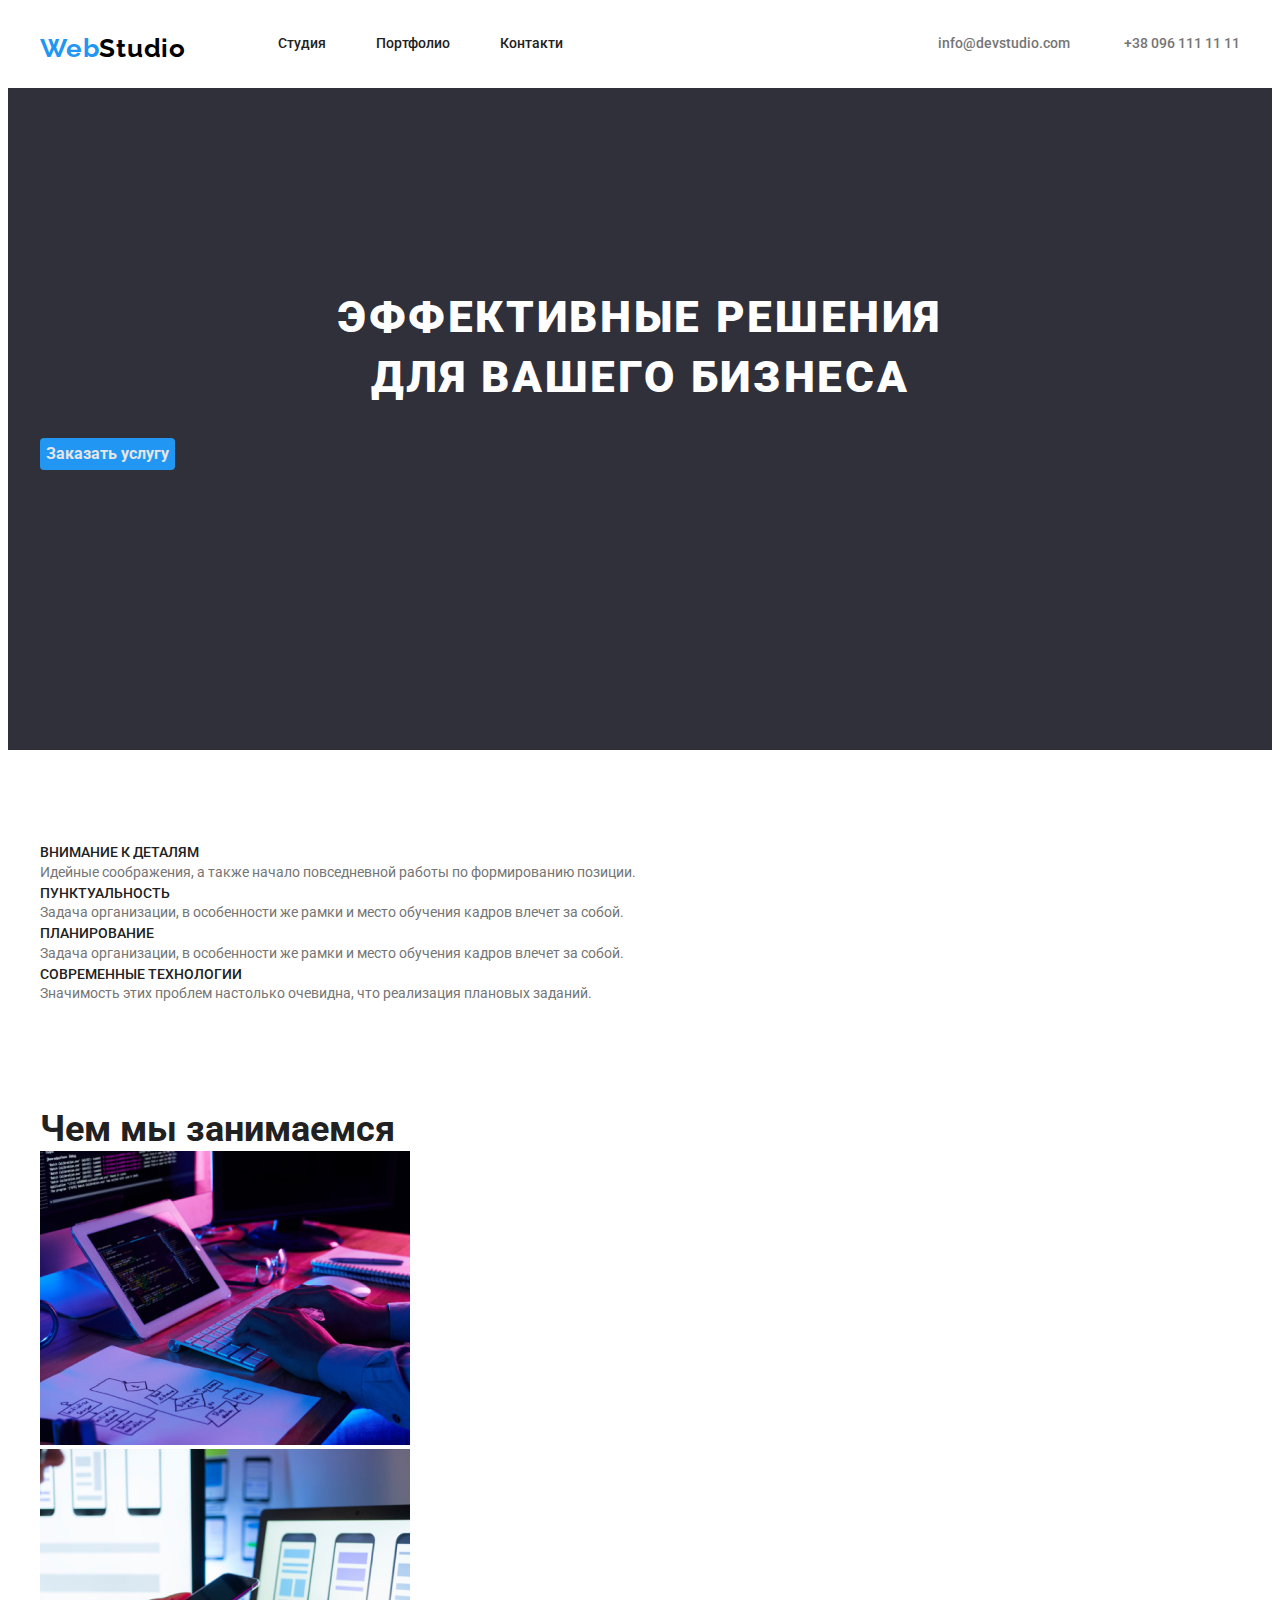
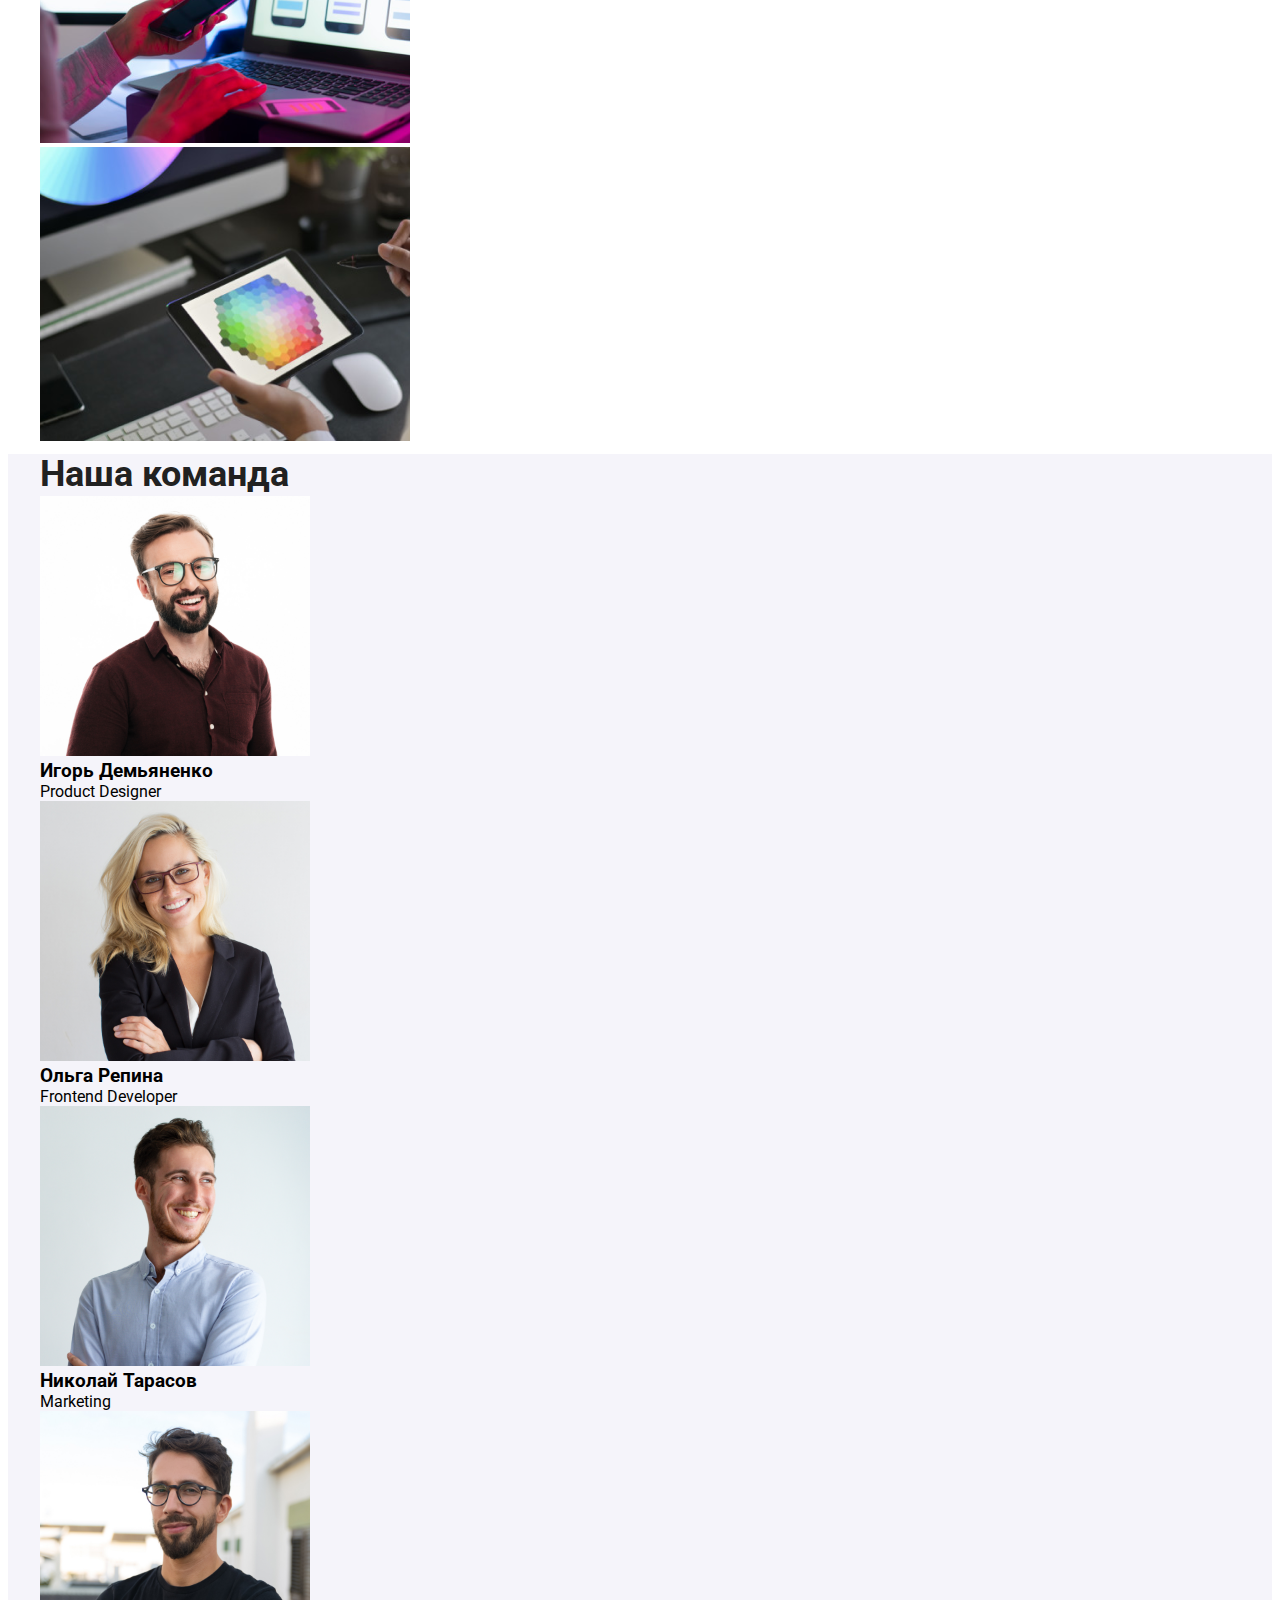
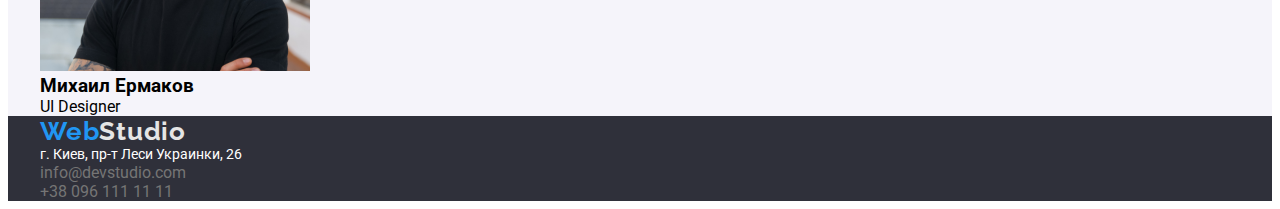
<file: index.html>
<!DOCTYPE html>
<html lang="ru">
  <head>
    <meta charset="UTF-8" />
    <meta name="viewport" content="width=device-width, initial-scale=1.0" />
    <title>Zobova-hw-01</title>
    <link rel="stylesheet" href="https://cdnjs.cloudflare.com/ajax/libs/modern-normalize/1.0.0/modern-normalize.min.css"
          integrity="sha512-ISS7cAi1PEhQ8jnbJpJZMd29NlhNj4AWYyLOSp2CE/CsHxTCu+r+t0D2yoJudVrd0/8fTVPUVDzY5Tvli75u/g=="
          crossorigin="anonymous" />
    <link rel="stylesheet" href="./css/styles.css">
    
    <link rel="preconnect" href="https://fonts.gstatic.com">
    
    <link href="https://fonts.googleapis.com/css2?family=Raleway:wght@700&family=Roboto:wght@400;500;700;900&display=swap"
      rel="stylesheet">
    

  
  </head>
  <body>
    <header class="header" >
      <div class="container main-nav"> 
        <a class="logo" href="./index.html" title="WebStudio">Web<span class="colortext">Studio</span></a>
        <nav class="nav-section">
         <ul class="nav-links"> 
          <li class="item-links"><a class="header-links" href="./index.html" title="Студия">Студия </a></li>
          <li class="item-links"><a class="header-links" a href="./portfolio.html " title="Портфолио">Портфолио </a></li>
          <li lass="item-links"><a class="header-links" href="" title="Контакты">Контакти </a></li>
        </ul>
       </nav>
          
        <address class="adress-header">
            <a class="item-links header-contacts" href="mailto:info@devstudio.com">info@devstudio.com</a>
         
            <a class="header-contacts" href="tel:+74951234567">+38 096 111 11 11</a>
       </address>
      </div>
    </header>
    <!--Hero section-->
    <section class="hero"><div class="container">
      <h1 class="hero-h">Эффективные решения для вашего бизнеса</h1>
      <button class="button-hero">Заказать услугу</button>
      </div>
    </section>

    <!--Main-information-->
    <section class="main-section"><div class="container">
      <h2 class="visually-hidden"> Наши преимущества </h2> 
      <ul>
        <li>
          <h3 class="title3">Внимание к деталям</h3>
          <p class="sub-title3">
            Идейные соображения, а также начало повседневной работы по
            формированию позиции.
          </p>
        </li>
        <li>
          <h3 class="title3">Пунктуальность</h3>
          <p class="sub-title3">
            Задача организации, в особенности же рамки и место обучения кадров
            влечет за собой.
          </p>
        </li>

        <li>
          <h3 class="title3">Планирование</h3>
          <p class="sub-title3">
            Задача организации, в особенности же рамки и место обучения кадров
            влечет за собой.
          </p>
        </li>
        <li>
          <h3 class="title3">Современные технологии</h3>
          <p class="sub-title3">
            Значимость этих проблем настолько очевидна, что реализация плановых
            заданий.
          </p>
        </li>
      </ul>
      </div>
    </section>

    <!--section_what_we_do-->
    <section class="main-section"><div class="container">
      <h2 class="title2">Чем мы занимаемся</h2>
      <ul>
        <li><img src="images/img1.png" height="294" width="370" alt="img1" /></li>
        <li><img src="images/img2.png" height="294" width="370" alt="img2" /></li>
        <li><img src="images/img3.png" height="294" width="370" alt="img3" /></li>
      </ul>
      </div>
    </section>

    <!--our_team-->
    <section class="main-section2"><div class="container">
      <h2 class="title2">Наша команда</h2>
      <ul>
        <li>
          <img src="images/igor.jpg" height="260" width="270" alt="Designer's Nmae" />
          <h3 class="title-name">Игорь Демьяненко</h3>
          <p>Product Designer</p>
        </li>
        <li>
          <img src="images/olga.jpg" height="260" width="270"  alt="Frontend Developer's Name" />
          <h3 class="title-name">Ольга Репина</h3>
          <p class="description-index">Frontend Developer</p>
        </li>
        <li>
          <img src="images/mark.jpg" height="260" width="270"  alt="Marketing's Name" />
          <h3 class="title-name">Николай Тарасов</h3>
          <p class="description-index">Marketing</p>
        </li>
        <li>
          <img src="images/misha.jpg" height="260" width="270"  alt="UI Designer's Name" />
          <h3 class="title-name">Михаил Ермаков</h3>
          <p class="description-index">UI Designer</p>
        </li>
      </ul>
      </div>
    </section>

    <!--Footer-->
    <footer>
      <div class="container">
      <a class="logo" href="./index.html" title="WebStudio">Web<span class="colortext_bottom">Studio</span></a>
      <ul>
            <li>
          <p class= "adress-footer">г. Киев, пр-т Леси Украинки, 26</p>
            </li>
            
            <li>
              <address>
                <a class="contacts-footer" href="mailto:info@devstudio.com">info@devstudio.com</a>
              </address>
            </li>
            
            <li>
              <a class="contacts-footer" href="tel:+74951234567">+38 096 111 11 11</a>
            </li>
      </ul>
    </div>
    </footer>
  </body>
</html>
</file>
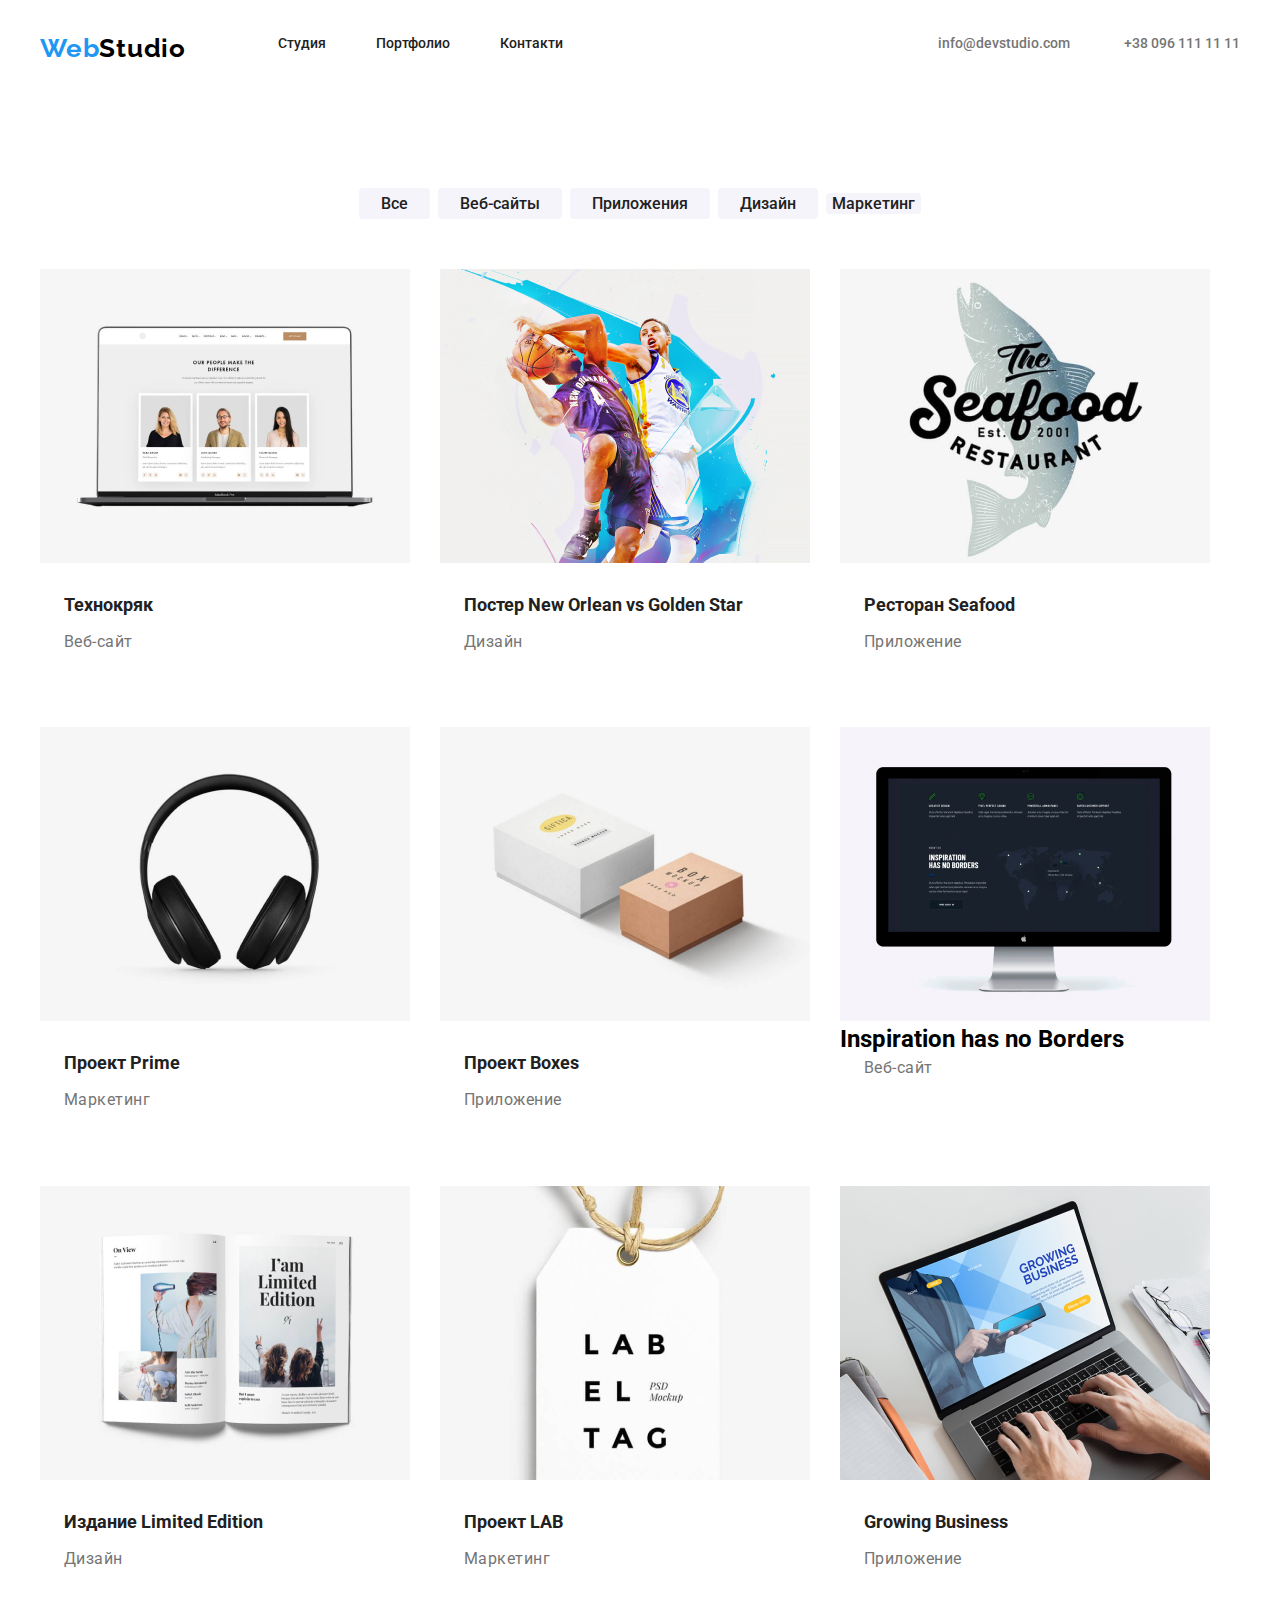
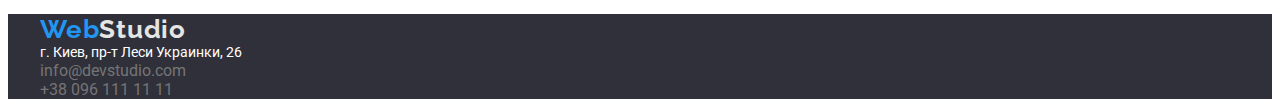
<file: portfolio.html>
<!DOCTYPE html>
<html lang="ru">

<head>
    <meta charset="UTF-8" />
    <meta name="viewport" content="width=device-width, initial-scale=1.0" />
    <title>Zobova-hw-01</title>
    <link rel="stylesheet" href="./css/styles.css">
    
    <link rel="preconnect" href="https://fonts.gstatic.com">
    
    <link href="https://fonts.googleapis.com/css2?family=Raleway:wght@700&family=Roboto:wght@400;500;700;900&display=swap"
        rel="stylesheet">
    
    <link rel="stylesheet" href="https://cdnjs.cloudflare.com/ajax/libs/modern-normalize/1.0.0/modern-normalize.min.css"
        integrity="sha512-ISS7cAi1PEhQ8jnbJpJZMd29NlhNj4AWYyLOSp2CE/CsHxTCu+r+t0D2yoJudVrd0/8fTVPUVDzY5Tvli75u/g=="
        crossorigin="anonymous" />

</head>

<body>
<header class="header">
    <div class="container main-nav">
        <a class="logo" href="./index.html" title="WebStudio">Web<span class="colortext">Studio</span></a>
        <nav class="nav-section">
            <ul class="nav-links">
                <li class="item-links"><a class="header-links" href="./index.html" title="Студия">Студия </a></li>
                <li class="item-links"><a class="header-links" a href="./portfolio.html " title="Портфолио">Портфолио
                    </a></li>
                <li lass="item-links"><a class="header-links" href="" title="Контакты">Контакти </a></li>
            </ul>
        </nav>

        <address class="adress-header">
            <a class="item-links header-contacts" href="mailto:info@devstudio.com">info@devstudio.com</a>

            <a class="header-contacts" href="tel:+74951234567">+38 096 111 11 11</a>
        </address>
    </div>
</header>
    <main><section>
        <div class="container">
            <ul class="portfolio-list">
                <li class="portfolio-items">
                    <button class="button" class="button" type="button"> Все</button>
                </li>
                <li class="portfolio-items">
                    <button class="button" class="button" type="button">Веб-сайты</button>
                </li>
                <li class="portfolio-items">
                    <button class="button" type="button">Приложения</button>
                </li>
                <li class="portfolio-items">
                    <button class="button" type="button">Дизайн</button>
                </li>
                <li class="portfolio-items">
                    <button type="button">Маркетинг</button>
                </li>
            </ul>
        <h1 class="visually-hidden">Наши проекты</h1> 
        <ul class="card-set">
                 <li class="card-set-items"> <img src="images/techno.jpg" alt="Tecnokryak" width="370" height="294"/>
                 <h2 class="descrip-portfolio">Технокряк</h2>
                 <p class="project-name-p">Веб-сайт</p>
            </li>
            <li class="card-set-items"><img src="images/poster.jpg" alt="Photo of Poster"  width="370" height="294"/>
                <h2 class="descrip-portfolio">Постер New Orlean vs Golden Star</h2>
                <p class="project-name-p">Дизайн</p>
                </li>
            <li class="card-set-items"><img src="images/seafood.jpg" alt="See Food Emblem"  width="370" height="294"/>
                 <h2 class="descrip-portfolio">Ресторан Seafood</h2>
                 <p class="project-name-p">Приложение</p>
            </li>
       
            <li class="card-set-items"><img src="images/naushn.jpg" alt="headphones"  width="370" height="294"/>
                <h2 class="descrip-portfolio">Проект Prime</h2>
                 <p class="project-name-p">Маркетинг</p>
           </li>
            <li class="card-set-items"><img src="images/project-boxes.jpg" alt="wooden boxes"  width="370" height="294"/>
                <h2 class="descrip-portfolio">Проект Boxes</h2>
                 <p class="project-name-p">Приложение</p>
            </li>
            <li class="card-set-items"><img src="images/inspiration.jpg" alt="photo of montior"  width="370" height="294"/>
                <h2 class="descrip-h2">Inspiration has no Borders</h2>
                <p class="project-name-p">Веб-сайт</p>
            </li>
       
            <li class="card-set-items"><img src="images/limited-edition.jpg" alt="Limited Edition magazine" width="370" height="294"/>
                 <h2 class="descrip-portfolio">Издание Limited Edition</h2>
                 <p class="project-name-p">Дизайн</p>
            </li>
            <li class="card-set-items"><img src="images/lab.jpg" alt="Lab El Tag" width="370" height="294"/>
                <h2 class="descrip-portfolio">Проект LAB</h2>
                <p class="project-name-p">Маркетинг</p>
            </li>
            <li class="card-set-items"><img src="images/growing.jpg" alt="Working on a laptop" width="370" height="294"/>
                <h2 class="descrip-portfolio">Growing Business</h2>
                <p class="project-name-p" >Приложение</p>
            </li>
        </ul>
        </div>
     </section>

    </main>


    <!--Footer-->
    <footer>
        <div class="container">
        <a class="logo" href="./index.html" title="WebStudio">Web<span class="colortext_bottom">Studio</span></a>
        <ul>
            <li>
                <p class="adress-footer">г. Киев, пр-т Леси Украинки, 26</p>
            </li>
    
            <li>
                <address>
                    <a class="contacts-footer" href="mailto:info@devstudio.com">info@devstudio.com</a>
                </address>
            </li>
    
            <li>
                <a class="contacts-footer" href="tel:+74951234567">+38 096 111 11 11</a>
            </li>
        </ul>
    </div>
    </footer>
</body>

</html>
</file>
<file: css/styles.css>
:root {
  --main-fonts-color: #212121;
  --secondary-fonts-color: #757575;
  --sec-background-color: #f5f4fa;
  --main-bck-color: #e5e5e5;
  --top-bottom-background-color: #2f303a;
  --accent-color: #2196f3;
}
a {
  text-decoration: none;
}

p,
h1,
h2,
h3 {
  margin-top: 0;
  margin-bottom: 0;
}

ul {
  margin: 0;
  padding-left: 0;
}
li {
  list-style-type: none;
}
body {
  font-family: "Roboto", sans-serif;
}

.container {
  width: 1200px;
  margin: 0 auto;
  padding: 0 15px;
}
.main-nav {
  display: flex;
}

.nav-links {
  display: flex;
  align-items: center;
}

.item-links:not(:last-child) {
  margin-right: 50px;
}

.nav-links.header-links {
  display: block;
  padding-top: 32px;
  padding-bottom: 32px;
}

.logo {
  font-family: "Raleway", sans-serif;
  font-style: normal;
  font-weight: 700;
  font-size: 26px;
  line-height: 1.19;
  letter-spacing: 0.03em;
  color: #2196f3;
  margin-right: 93px;
  width: 145px;
}

.adress-header {
  margin-left: auto;
}

.colortext_bottom {
  color: var(--main-bck-color);
}
.colortext {
  color: black;
}

header {
  background: #ffffff;
}

.header-contacts {
  text-decoration: none;
  font-style: normal;
  color: var(--secondary-fonts-color);
  font-weight: 500;
  font-size: 14px;
  line-height: 1.14;
}

.header-contacts:focus,
.header-contacts:hover {
  color: var(--accent-color);
}

.header-links {
  font-weight: 500;
  font-size: 14px;
  line-height: 1.14;
  color: var(--main-fonts-color);
  padding: 32px 0;
}

.header-links:focus,
.header-links:hover {
  color: var(--accent-color);
}
/*Hero section*/
.hero {
  background-color: #2f303a;
}
.hero-h {
  width: 696px;
  height: 120px;
  left: 452px;
  top: 280px;
  font-weight: 900;
  font-size: 44px;
  line-height: 1.36;
  text-align: center;
  letter-spacing: 0.06em;
  text-transform: uppercase;

  color: #ffffff;
}

.button-hero {
  color: var(--main-bck-color);
  background: var(--accent-color);
  font-family: inherit;
  font-weight: 700;
  font-size: 16px;
  line-height: 1.9;
}
button {
  color: var(--main-fonts-color);
  background: var(--sec-background-color);
  font-family: inherit;
  font-weight: 500;
  font-size: 16px;
  line-height: 1, 62;
  border-radius: 4px;
  border: 0;
}

button:focus,
button:hover {
  color: #ffffff;
  background: var(--accent-color);
}

/*main*/
.title2 {
  color: var(--main-fonts-color);
  font-weight: 700;
  font-size: 36px;
  line-height: 1.16;
}
.title3 {
  color: var(--main-fonts-color);
  font-weight: 500;
  font-size: 14px;
  line-height: 1.19;
  text-transform: uppercase;
}

.sub-title3 {
  font-size: 14px;
  line-height: 1.7;
  color: var(--secondary-fonts-color);
}

.description-index {
  color: var(--secondary-fonts-colo);
  font-size: 16px;
  line-height: 1.19;
}

.main-section2 {
  background-color: var(--sec-background-color);
}

/*footer*/

footer {
  background-color: var(--top-bottom-background-color);
}
.adress-footer {
  text-decoration: none;
  font-style: normal;
  font-weight: 400;
  font-size: 14px;
  line-height: 1.14;
  color: #ffffff;
}

.contacts-footer {
  text-decoration: none;
  font-style: normal;
  color: var(--secondary-fonts-color);
}

/*Portfolio*/
.visually-hidden {
  display: none;
  position: absolute;
  clip: rect(0000);
  width: 1px;
  height: 1px;
  margin: -1px;
}
.descrip-portfolio {
  color: var(--main-fonts-color);
  font-size: 18px;
  line-height: 2;
}
.project-name-p {
  color: var(--secondary-fonts-color);
  font-size: 16px;
  line-height: 1.9;
  letter-spacing: 0.03em;
}

.portfolio-list {
  display: flex;
  align-items: center;
  justify-content: center;
  margin-top: 100px;
  margin-bottom: 50px;
}

.portfolio-items:not(:last-child) {
  margin-right: 8px;
}
.button {
  padding: 6px 22px;
}
.card-set {
  display: flex;
  flex-wrap: wrap;
  margin-left: -30px;
  margin-top: -30px;
}

.card-set-items {
  flex-basis: calc(100% / 3-30px);
  margin-left: 30px;
  margin-top: 30px;
  margin-bottom: 20px;
}

.descrip-portfolio,
.project-name-p {
  padding-left: 24px;
}

.descrip-portfolio {
  padding-top: 20px;
  padding-bottom: 4px;
}
.project-name-p {
  padding-bottom: 20px;
}

.footer-list {
  display: inline-block;
}

.contact-footers-item {
  display: inline-block;
  margin-bottom: 9px;
  margin-top: 9px;
}

.footer-phone {
  margin-bottom: 60px;
}

.footer .logo {
  display: block;
}

.main {
  margin-top: 24px;
  margin-bottom: 78px;
}

.main-list {
  display: flex;
}

.footer {
  padding: 60px 0;
}

header {
  padding-bottom: 24px;
  padding-top: 25px;
}

.hero {
  padding-top: 200px;
  padding-bottom: 280px;
}
.hero-h {
  justify-content: center;
  margin: auto;
}

.main-section {
  padding-bottom: 9px;
  padding-top: 94px;
}
.button-hero {
  margin-top: 30px;
  justify-content: center;
  align-items: center;
}

.main-items {
  justify-content: center;
  width: 270px;
}
.main-items:not(:last-child) {
  margin-right: 30px;
}

.main-items .title3 {
  margin-bottom: 10px;
}

.main-sec-list {
  display: flex;
}
.main-lis-items:not(:last-child) {
  margin-right: 30px;
}
</file>
